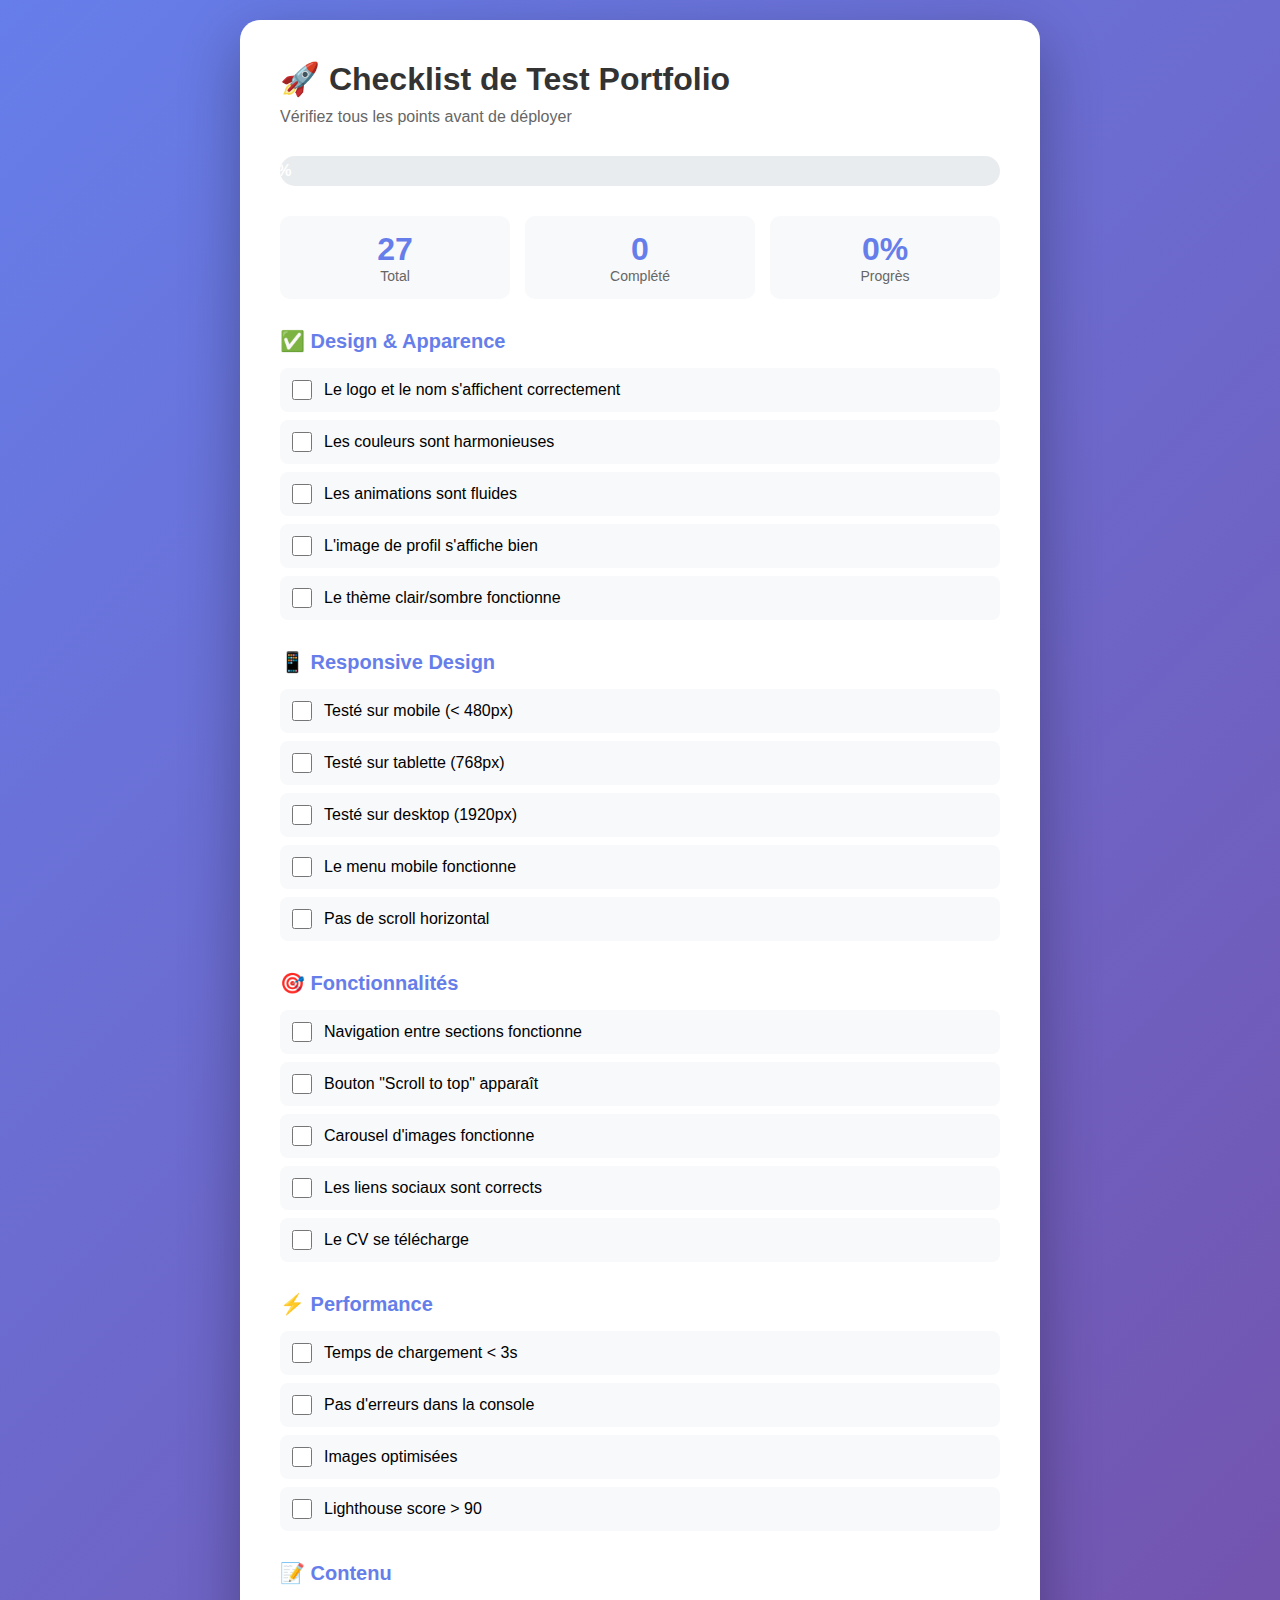
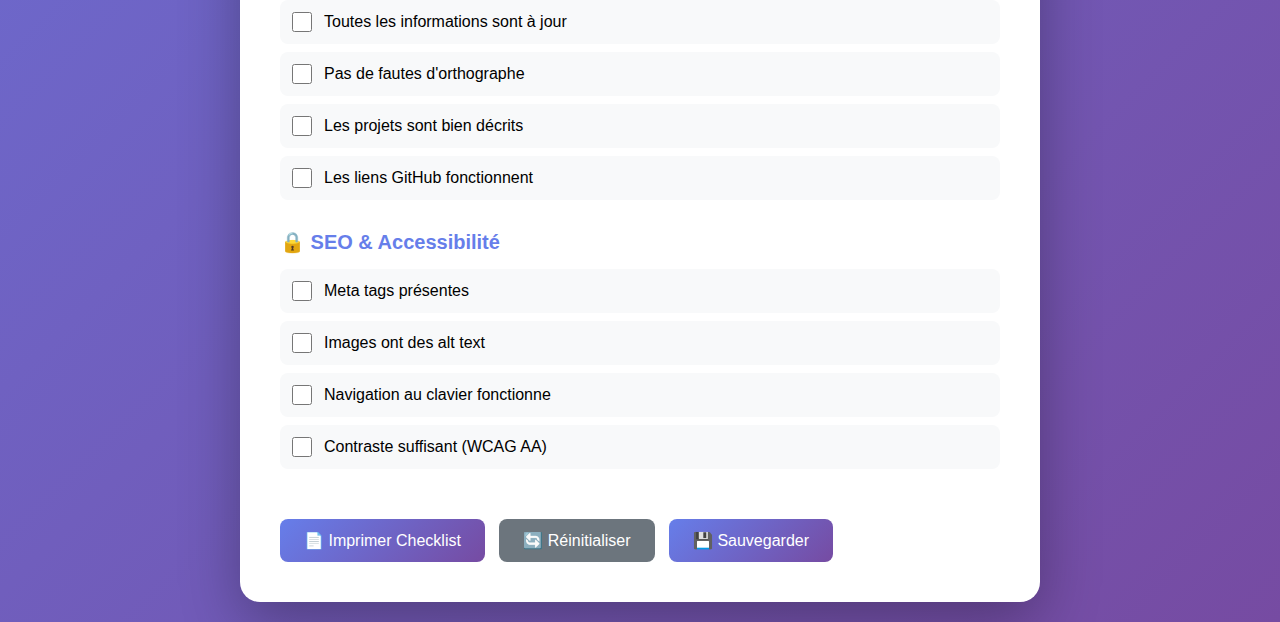
<file: test-checklist.html>
<!DOCTYPE html>
<html lang="fr">
<head>
    <meta charset="UTF-8">
    <meta name="viewport" content="width=device-width, initial-scale=1.0">
    <title>Test Portfolio - Checklist</title>
    <style>
        * {
            margin: 0;
            padding: 0;
            box-sizing: border-box;
        }
        
        body {
            font-family: -apple-system, BlinkMacSystemFont, 'Segoe UI', Roboto, Oxygen, Ubuntu, sans-serif;
            background: linear-gradient(135deg, #667eea 0%, #764ba2 100%);
            padding: 20px;
            min-height: 100vh;
        }
        
        .container {
            max-width: 800px;
            margin: 0 auto;
            background: white;
            border-radius: 20px;
            padding: 40px;
            box-shadow: 0 20px 60px rgba(0, 0, 0, 0.3);
        }
        
        h1 {
            color: #333;
            margin-bottom: 10px;
            font-size: 32px;
        }
        
        .subtitle {
            color: #666;
            margin-bottom: 30px;
        }
        
        .section {
            margin-bottom: 30px;
        }
        
        .section-title {
            color: #667eea;
            font-size: 20px;
            margin-bottom: 15px;
            display: flex;
            align-items: center;
            gap: 10px;
        }
        
        .checklist {
            list-style: none;
        }
        
        .checklist-item {
            display: flex;
            align-items: center;
            padding: 12px;
            margin-bottom: 8px;
            background: #f8f9fa;
            border-radius: 8px;
            transition: all 0.3s ease;
            cursor: pointer;
        }
        
        .checklist-item:hover {
            background: #e9ecef;
            transform: translateX(5px);
        }
        
        .checklist-item.checked {
            background: #d4edda;
            color: #155724;
        }
        
        input[type="checkbox"] {
            width: 20px;
            height: 20px;
            margin-right: 12px;
            cursor: pointer;
        }
        
        .progress-bar {
            height: 30px;
            background: #e9ecef;
            border-radius: 15px;
            overflow: hidden;
            margin-bottom: 30px;
        }
        
        .progress-fill {
            height: 100%;
            background: linear-gradient(90deg, #667eea 0%, #764ba2 100%);
            transition: width 0.3s ease;
            display: flex;
            align-items: center;
            justify-content: center;
            color: white;
            font-weight: bold;
        }
        
        .btn {
            background: linear-gradient(135deg, #667eea 0%, #764ba2 100%);
            color: white;
            border: none;
            padding: 12px 24px;
            border-radius: 8px;
            font-size: 16px;
            cursor: pointer;
            margin-right: 10px;
            margin-top: 20px;
            transition: transform 0.2s ease;
        }
        
        .btn:hover {
            transform: translateY(-2px);
        }
        
        .btn-secondary {
            background: #6c757d;
        }
        
        .stats {
            display: grid;
            grid-template-columns: repeat(3, 1fr);
            gap: 15px;
            margin-bottom: 30px;
        }
        
        .stat-card {
            background: #f8f9fa;
            padding: 15px;
            border-radius: 10px;
            text-align: center;
        }
        
        .stat-number {
            font-size: 32px;
            font-weight: bold;
            color: #667eea;
        }
        
        .stat-label {
            color: #666;
            font-size: 14px;
        }
    </style>
</head>
<body>
    <div class="container">
        <h1>🚀 Checklist de Test Portfolio</h1>
        <p class="subtitle">Vérifiez tous les points avant de déployer</p>
        
        <div class="progress-bar">
            <div class="progress-fill" id="progress">0%</div>
        </div>
        
        <div class="stats">
            <div class="stat-card">
                <div class="stat-number" id="totalItems">0</div>
                <div class="stat-label">Total</div>
            </div>
            <div class="stat-card">
                <div class="stat-number" id="completedItems">0</div>
                <div class="stat-label">Complété</div>
            </div>
            <div class="stat-card">
                <div class="stat-number" id="percentageComplete">0%</div>
                <div class="stat-label">Progrès</div>
            </div>
        </div>
        
        <div class="section">
            <h2 class="section-title">✅ Design & Apparence</h2>
            <ul class="checklist">
                <li class="checklist-item" onclick="toggleCheck(this)">
                    <input type="checkbox"> Le logo et le nom s'affichent correctement
                </li>
                <li class="checklist-item" onclick="toggleCheck(this)">
                    <input type="checkbox"> Les couleurs sont harmonieuses
                </li>
                <li class="checklist-item" onclick="toggleCheck(this)">
                    <input type="checkbox"> Les animations sont fluides
                </li>
                <li class="checklist-item" onclick="toggleCheck(this)">
                    <input type="checkbox"> L'image de profil s'affiche bien
                </li>
                <li class="checklist-item" onclick="toggleCheck(this)">
                    <input type="checkbox"> Le thème clair/sombre fonctionne
                </li>
            </ul>
        </div>
        
        <div class="section">
            <h2 class="section-title">📱 Responsive Design</h2>
            <ul class="checklist">
                <li class="checklist-item" onclick="toggleCheck(this)">
                    <input type="checkbox"> Testé sur mobile (< 480px)
                </li>
                <li class="checklist-item" onclick="toggleCheck(this)">
                    <input type="checkbox"> Testé sur tablette (768px)
                </li>
                <li class="checklist-item" onclick="toggleCheck(this)">
                    <input type="checkbox"> Testé sur desktop (1920px)
                </li>
                <li class="checklist-item" onclick="toggleCheck(this)">
                    <input type="checkbox"> Le menu mobile fonctionne
                </li>
                <li class="checklist-item" onclick="toggleCheck(this)">
                    <input type="checkbox"> Pas de scroll horizontal
                </li>
            </ul>
        </div>
        
        <div class="section">
            <h2 class="section-title">🎯 Fonctionnalités</h2>
            <ul class="checklist">
                <li class="checklist-item" onclick="toggleCheck(this)">
                    <input type="checkbox"> Navigation entre sections fonctionne
                </li>
                <li class="checklist-item" onclick="toggleCheck(this)">
                    <input type="checkbox"> Bouton "Scroll to top" apparaît
                </li>
                <li class="checklist-item" onclick="toggleCheck(this)">
                    <input type="checkbox"> Carousel d'images fonctionne
                </li>
                <li class="checklist-item" onclick="toggleCheck(this)">
                    <input type="checkbox"> Les liens sociaux sont corrects
                </li>
                <li class="checklist-item" onclick="toggleCheck(this)">
                    <input type="checkbox"> Le CV se télécharge
                </li>
            </ul>
        </div>
        
        <div class="section">
            <h2 class="section-title">⚡ Performance</h2>
            <ul class="checklist">
                <li class="checklist-item" onclick="toggleCheck(this)">
                    <input type="checkbox"> Temps de chargement < 3s
                </li>
                <li class="checklist-item" onclick="toggleCheck(this)">
                    <input type="checkbox"> Pas d'erreurs dans la console
                </li>
                <li class="checklist-item" onclick="toggleCheck(this)">
                    <input type="checkbox"> Images optimisées
                </li>
                <li class="checklist-item" onclick="toggleCheck(this)">
                    <input type="checkbox"> Lighthouse score > 90
                </li>
            </ul>
        </div>
        
        <div class="section">
            <h2 class="section-title">📝 Contenu</h2>
            <ul class="checklist">
                <li class="checklist-item" onclick="toggleCheck(this)">
                    <input type="checkbox"> Toutes les informations sont à jour
                </li>
                <li class="checklist-item" onclick="toggleCheck(this)">
                    <input type="checkbox"> Pas de fautes d'orthographe
                </li>
                <li class="checklist-item" onclick="toggleCheck(this)">
                    <input type="checkbox"> Les projets sont bien décrits
                </li>
                <li class="checklist-item" onclick="toggleCheck(this)">
                    <input type="checkbox"> Les liens GitHub fonctionnent
                </li>
            </ul>
        </div>
        
        <div class="section">
            <h2 class="section-title">🔒 SEO & Accessibilité</h2>
            <ul class="checklist">
                <li class="checklist-item" onclick="toggleCheck(this)">
                    <input type="checkbox"> Meta tags présentes
                </li>
                <li class="checklist-item" onclick="toggleCheck(this)">
                    <input type="checkbox"> Images ont des alt text
                </li>
                <li class="checklist-item" onclick="toggleCheck(this)">
                    <input type="checkbox"> Navigation au clavier fonctionne
                </li>
                <li class="checklist-item" onclick="toggleCheck(this)">
                    <input type="checkbox"> Contraste suffisant (WCAG AA)
                </li>
            </ul>
        </div>
        
        <button class="btn" onclick="window.print()">📄 Imprimer Checklist</button>
        <button class="btn btn-secondary" onclick="resetChecklist()">🔄 Réinitialiser</button>
        <button class="btn" onclick="saveProgress()">💾 Sauvegarder</button>
    </div>
    
    <script>
        // Initialize
        updateStats();
        loadProgress();
        
        function toggleCheck(item) {
            const checkbox = item.querySelector('input[type="checkbox"]');
            checkbox.checked = !checkbox.checked;
            
            if (checkbox.checked) {
                item.classList.add('checked');
            } else {
                item.classList.remove('checked');
            }
            
            updateStats();
            saveProgress();
        }
        
        function updateStats() {
            const checkboxes = document.querySelectorAll('input[type="checkbox"]');
            const total = checkboxes.length;
            const checked = document.querySelectorAll('input[type="checkbox"]:checked').length;
            const percentage = Math.round((checked / total) * 100);
            
            document.getElementById('totalItems').textContent = total;
            document.getElementById('completedItems').textContent = checked;
            document.getElementById('percentageComplete').textContent = percentage + '%';
            
            const progressBar = document.getElementById('progress');
            progressBar.style.width = percentage + '%';
            progressBar.textContent = percentage + '%';
        }
        
        function resetChecklist() {
            if (confirm('Êtes-vous sûr de vouloir réinitialiser la checklist?')) {
                const checkboxes = document.querySelectorAll('input[type="checkbox"]');
                checkboxes.forEach(cb => {
                    cb.checked = false;
                    cb.parentElement.classList.remove('checked');
                });
                updateStats();
                localStorage.removeItem('checklistProgress');
            }
        }
        
        function saveProgress() {
            const checkboxes = document.querySelectorAll('input[type="checkbox"]');
            const progress = Array.from(checkboxes).map(cb => cb.checked);
            localStorage.setItem('checklistProgress', JSON.stringify(progress));
        }
        
        function loadProgress() {
            const saved = localStorage.getItem('checklistProgress');
            if (saved) {
                const progress = JSON.parse(saved);
                const checkboxes = document.querySelectorAll('input[type="checkbox"]');
                checkboxes.forEach((cb, index) => {
                    if (progress[index]) {
                        cb.checked = true;
                        cb.parentElement.classList.add('checked');
                    }
                });
                updateStats();
            }
        }
        
        // Auto-save every 5 seconds
        setInterval(saveProgress, 5000);
    </script>
</body>
</html>
</file>
